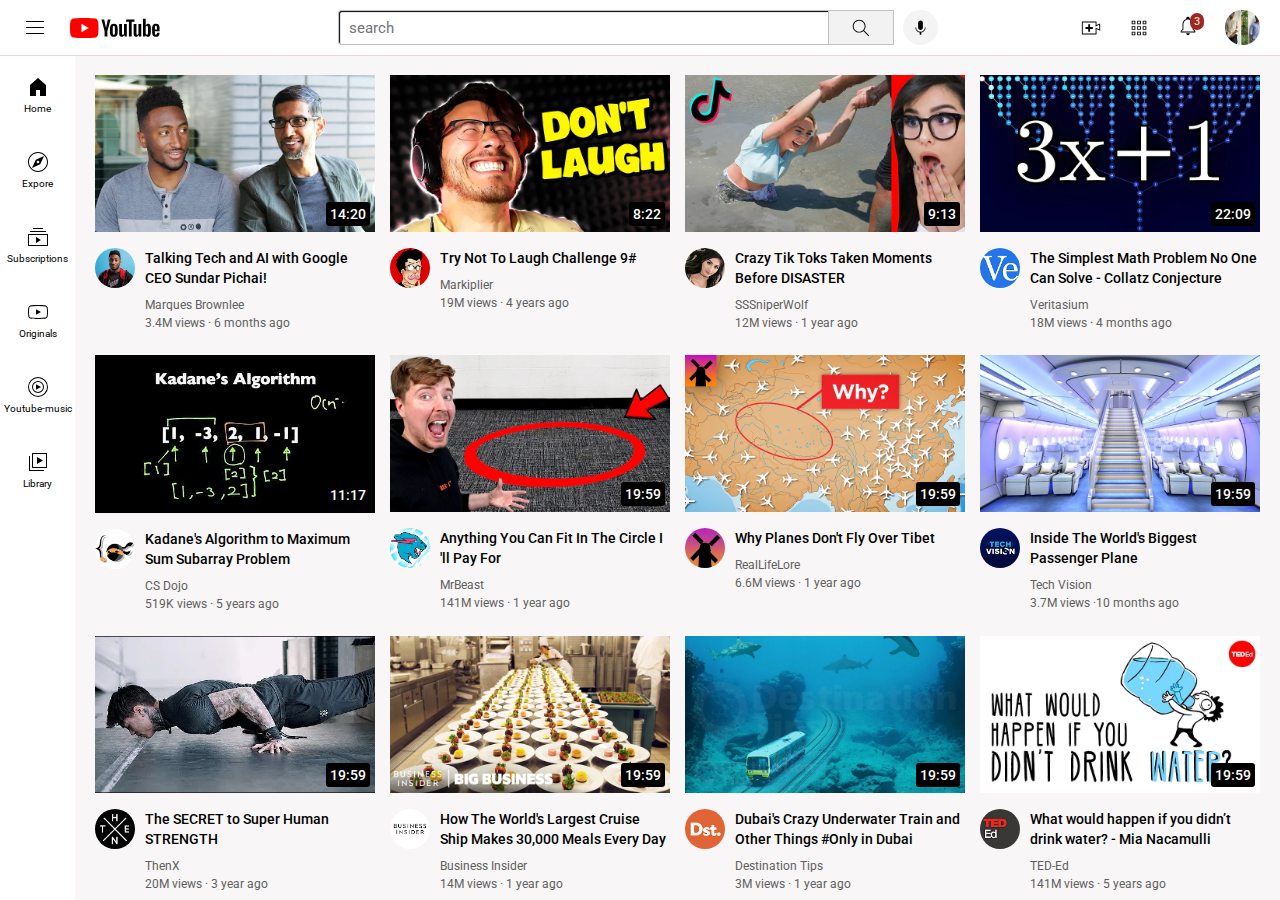
<file: index.html>
<!DOCTYPE html>
<html lang="en">
<head>
    <meta charset="UTF-8">
    <meta http-equiv="X-UA-Compatible" content="IE=edge">
    <meta name="viewport" content="width=device-width, initial-scale=1.0">
    <title>youtube.com</title>
    <link rel="preconnect" href="https://fonts.googleapis.com">
<link rel="preconnect" href="https://fonts.gstatic.com" crossorigin>
<link href="https://fonts.googleapis.com/css2?family=Roboto:wght@400;500;700&display=swap" rel="stylesheet">
<link rel="shortcut icon" type="image/png" href="sideicon\download.png">
<link rel="stylesheet" href="css\genaral.css">
<link rel="stylesheet" href="css\head.css">
<link rel="stylesheet" href="css\side.css">
<link rel="stylesheet" href="css\vedio.css">
    
    
      
      </head>
      <body>
        <div class="header">
          <div class="left-side">
            <img class="hamburg-icon" src="icon\hamburger-menu.svg">
            <img class="youtube-icon" src="icon\youtube-logo.svg">
          </div>
          <div class="middile"><input class="s-bar" type="text" placeholder="search">
          <button class="saerch-icon"> <img class="saerch-img" src="icon\search.svg" >
          <div class="hover-element">search</div></button>
          <button class="voice-icon"><img class="voice-img" src="icon\voice-search-icon.svg">
            <div class="hover-element">Search with your voice</div></button>
          
          </div>
          <div class="right-side">
            <div class="upload-icon">  <img class="upload-icon" src="icon\upload.svg" >
              <div class="hover-element">Create</div>
            </div>
          <div class="appllication-icon"> <img class="apps-icon" src="icon\youtube-apps.svg" >
            <div class="hover-element">Youtube-apps</div></div>
           
            <div class="notification-container">
              <img class="notification-icon" src="icon\notifications.svg">
              
            <div class="notification-num">3</div></div>
            <img class="user-img" src="icon\unnamed.jpg" >
          </div>       
        </div>

<div class="side">
  <div class="side-bar"><img src="sideicon\home.svg" >
  <div>Home</div></div>
  <div class="side-bar"><img src="sideicon\explore.svg" >
    <div>Expore</div></div>
  <div class="side-bar"><img src="sideicon\subscriptions.svg" >
    <div>Subscriptions</div></div>
  <div class="side-bar"><img src="sideicon\originals.svg" >
    <div>Originals</div></div>
  <div class="side-bar"><img src="sideicon\youtube-music.svg">
    <div>Youtube-music</div></div>
  <div class="side-bar"><img src="sideicon\library.svg" >
    <div>Library</div></div>
</div>
    <div class="vid-grid">
      <div class="video-preview">
        <div class="thambnail-raw">
          <img class="thambnail" src="thumbnail\thumbnail-1.webp">
        
        <div class="vid-time">14:20</div>
        </div>
        <div class="vid-info-grid">
          <div class="chanal-img">
            <img class="profile-pic" src="icon\channel-1.jpeg" alt="">
          </div>
          <div class="vid-detail">
            <p class="vid-title">
              Talking Tech and AI with Google CEO
          Sundar Pichai!</p>
              <p class="vid-auther">
               Marques Brownlee
                 </p>
                <p class="vid-stats">
                  3.4M views &#183; 6 months ago</p>
          </div>
          
      </div>
      </div>
       <div class="video-preview">
        <div class="thambnail-raw">
          <img class="thambnail" src="thumbnail\thumbnail-2.webp">
          <div class="vid-time">8:22</div>
        </div>
        <div class="vid-info-grid">
          <div class="chanal-img">
            <img class="profile-pic" src="icon\channel-2.jpeg" alt="">
          </div>
          <div class="vid-detail">
            <p class="vid-title">
              Try Not To Laugh Challenge 9#</p>
              <p class="vid-auther">
              
Markiplier
                 </p>
                <p class="vid-stats">
                  19M views &#183;  4 years ago</p>
          </div>
          
      </div>
      </div>
      <div class="video-preview">
        <div class="thambnail-raw">
          <img class="thambnail" src="thumbnail\thumbnail-3.webp">
          <div class="vid-time">9:13</div>
        </div>
        <div class="vid-info-grid">
          <div class="chanal-img">
            <img class="profile-pic" src="icon\channel-3.jpeg" alt="">
          </div>
          <div class="vid-detail">
            <p class="vid-title">
              Crazy Tik Toks Taken Moments Before DISASTER
</p>
              <p class="vid-auther">
                SSSniperWolf
                 </p>
                <p class="vid-stats">
                  12M views &#183; 1 year ago</p>
          </div>
          
      </div>
      </div>
       <div class="video-preview">
        <div class="thambnail-raw">
          <img class="thambnail" src="thumbnail\thumbnail-4.webp">
          <div class="vid-time">22:09</div>
        </div>
        <div class="vid-info-grid">
          <div class="chanal-img">
            <img class="profile-pic" src="icon\channel-4.jpeg" alt="">
          </div>
          <div class="vid-detail">
            <p class="vid-title">
              The Simplest Math Problem No One Can Solve - Collatz Conjecture

</p>
              <p class="vid-auther">
              
                Veritasium
                 </p>
                <p class="vid-stats">
                  18M views &#183;  4 months ago</p>
          </div>
          
      </div>
      </div>
      <div class="video-preview">
        <div class="thambnail-raw">
          <img class="thambnail" src="thumbnail\thumbnail-5.webp">
          <div class="vid-time">11:17</div>
        </div>
        <div class="vid-info-grid">
          <div class="chanal-img">
            <img class="profile-pic" src="icon\channel-5.jpeg" alt="">
          </div>
          <div class="vid-detail">
            <p class="vid-title">
         
Kadane's Algorithm to Maximum Sum Subarray Problem

</p>
              <p class="vid-auther">
                CS Dojo
                 </p>
                <p class="vid-stats">
                  519K views &#183; 5 years ago</p>
          </div>
          
      </div>
      </div>
       <div class="video-preview">
        <div class="thambnail-raw">
          <img class="thambnail" src="thumbnail\thumbnail-6.webp">
          <div class="vid-time">19:59</div>
        </div>
        <div class="vid-info-grid">
          <div class="chanal-img">
            <img class="profile-pic" src="icon\channel-6.jpeg" alt="">
          </div>
          <div class="vid-detail">
            <p class="vid-title">
            
Anything You Can Fit In The Circle I 	&#39;ll Pay For

</p>
              <p class="vid-auther">
              
                MrBeast
                 </p>
                <p class="vid-stats">
                  141M views &#183;  1 year ago</p>
          </div>
          
      </div>
      </div>

      <div class="video-preview">
        <div class="thambnail-raw">
          <img class="thambnail" src="thumbnail\thumbnail-7.webp">
          <div class="vid-time">19:59</div>
        </div>
        <div class="vid-info-grid">
          <div class="chanal-img">
            <img class="profile-pic" src="icon\channel-7.jpeg" alt="">
          </div>
          <div class="vid-detail">
            <p class="vid-title">
            
              Why Planes Don't Fly Over Tibet

              
              

</p>
              <p class="vid-auther">
              
          
                RealLifeLore
                 </p>
                <p class="vid-stats">
                  6.6M views &#183; 1 year ago</p>
          </div>
          
      </div>
      </div>

      <div class="video-preview">
        <div class="thambnail-raw">
          <img class="thambnail" src="thumbnail\thumbnail-8.webp">
          <div class="vid-time">19:59</div>
        </div>
        <div class="vid-info-grid">
          <div class="chanal-img">
            <img class="profile-pic" src="icon\channel-8.jpeg" alt="">
          </div>
          <div class="vid-detail">
            <p class="vid-title">
              Inside The World's Biggest Passenger Plane

</p>
              <p class="vid-auther">
              
                Tech Vision
                 </p>
                <p class="vid-stats">
                  3.7M views &#183;10 months ago</p>
          </div>
          
      </div>
      </div>
      
      <div class="video-preview">
        <div class="thambnail-raw">
          <img class="thambnail" src="thumbnail\thumbnail-9.webp">
          <div class="vid-time">19:59</div>
        </div>
        <div class="vid-info-grid">
          <div class="chanal-img">
            <img class="profile-pic" src="icon\channel-9.jpeg" alt="">
          </div>
          <div class="vid-detail">
            <p class="vid-title">
            

              The SECRET to Super Human STRENGTH

            
              
            

</p>
              <p class="vid-auther">
                ThenX
                 </p>
                <p class="vid-stats">
                  20M views &#183;   3 year ago</p>
          </div>
          
      </div>
      </div>
      
      <div class="video-preview">
        <div class="thambnail-raw">
          <img class="thambnail" src="thumbnail\thumbnail-10.webp">
          <div class="vid-time">19:59</div>
        </div>
        <div class="vid-info-grid">
          <div class="chanal-img">
            <img class="profile-pic" src="icon\channel-10.jpeg" alt="">
          </div>
          <div class="vid-detail">
            <p class="vid-title">
              How The World's Largest Cruise Ship Makes 30,000 Meals Every Day

</p>
              <p class="vid-auther">
              
                Business Insider
                 </p>
                <p class="vid-stats">
                  14M views &#183;  1 year ago</p>
          </div>
          
      </div>
      </div>
      
      <div class="video-preview">
        <div class="thambnail-raw">
          <img class="thambnail" src="thumbnail\thumbnail-11.webp">
          <div class="vid-time">19:59</div>
        </div>
        <div class="vid-info-grid">
          <div class="chanal-img">
            <img class="profile-pic" src="icon\channel-11.jpeg" alt="">
          </div>
          <div class="vid-detail">
            <p class="vid-title">
            
              Dubai's Crazy Underwater Train and Other Things #Only in Dubai

</p>
              <p class="vid-auther">
                Destination Tips
                 </p>
                <p class="vid-stats">
                  3M views &#183;  1 year ago</p>
          </div>
          
      </div>
      </div>
      
      <div class="video-preview">
        <div class="thambnail-raw">
          <img class="thambnail" src="thumbnail\thumbnail-12.webp">
          <div class="vid-time">19:59</div>
        </div>
        <div class="vid-info-grid">
          <div class="chanal-img">
            <img class="profile-pic" src="icon\channel-12.jpeg" alt="">
          </div>
          <div class="vid-detail">
            <p class="vid-title">
            

              What would happen if you didn’t drink water? - Mia Nacamulli

</p>
              <p class="vid-auther">
              
                TED-Ed
                 </p>
                <p class="vid-stats">
                  141M views &#183;  5 years ago</p>
          </div>
          
      </div>
      </div>
    </div>
          </body>
</file>
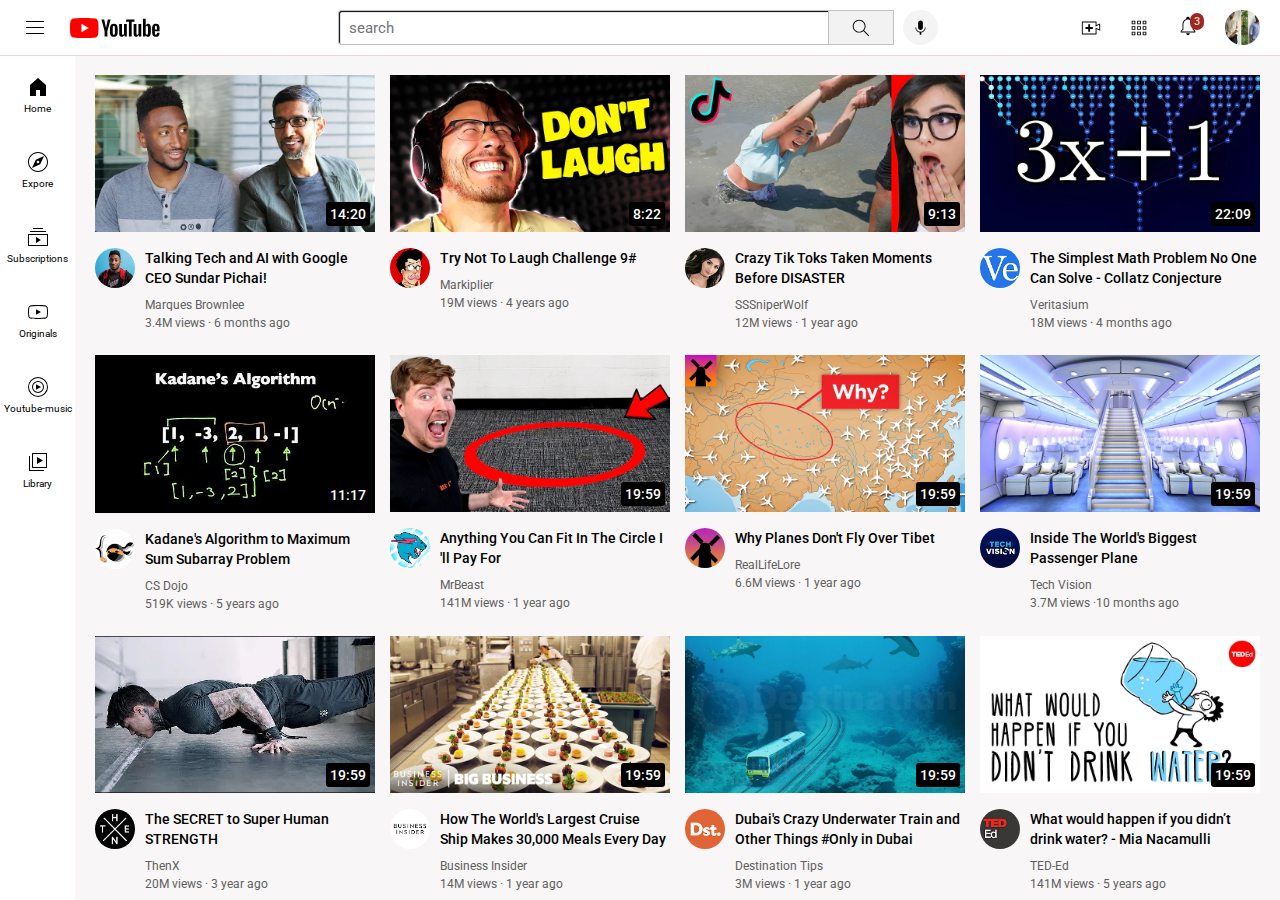
<file: youtube.html>
<!DOCTYPE html>
<html lang="en">
<head>
    <meta charset="UTF-8">
    <meta http-equiv="X-UA-Compatible" content="IE=edge">
    <meta name="viewport" content="width=device-width, initial-scale=1.0">
    <title>youtube.com</title>
    <link rel="preconnect" href="https://fonts.googleapis.com">
<link rel="preconnect" href="https://fonts.gstatic.com" crossorigin>
<link href="https://fonts.googleapis.com/css2?family=Roboto:wght@400;500;700&display=swap" rel="stylesheet">
<link rel="shortcut icon" type="image/png" href="sideicon\download.png">
<link rel="stylesheet" href="css\genaral.css">
<link rel="stylesheet" href="css\head.css">
<link rel="stylesheet" href="css\side.css">
<link rel="stylesheet" href="css\vedio.css">
    
    
      
      </head>
      <body>
        <div class="header">
          <div class="left-side">
            <img class="hamburg-icon" src="icon\hamburger-menu.svg">
            <img class="youtube-icon" src="icon\youtube-logo.svg">
          </div>
          <div class="middile"><input class="s-bar" type="text" placeholder="search">
          <button class="saerch-icon"> <img class="saerch-img" src="icon\search.svg" >
          <div class="hover-element">search</div></button>
          <button class="voice-icon"><img class="voice-img" src="icon\voice-search-icon.svg">
            <div class="hover-element">Search with your voice</div></button>
          
          </div>
          <div class="right-side">
            <div class="upload-icon">  <img class="upload-icon" src="icon\upload.svg" >
              <div class="hover-element">Create</div>
            </div>
          <div class="appllication-icon"> <img class="apps-icon" src="icon\youtube-apps.svg" >
            <div class="hover-element">Youtube-apps</div></div>
           
            <div class="notification-container">
              <img class="notification-icon" src="icon\notifications.svg">
              
            <div class="notification-num">3</div></div>
            <img class="user-img" src="icon\unnamed.jpg" >
          </div>       
        </div>

<div class="side">
  <div class="side-bar"><img src="sideicon\home.svg" >
  <div>Home</div></div>
  <div class="side-bar"><img src="sideicon\explore.svg" >
    <div>Expore</div></div>
  <div class="side-bar"><img src="sideicon\subscriptions.svg" >
    <div>Subscriptions</div></div>
  <div class="side-bar"><img src="sideicon\originals.svg" >
    <div>Originals</div></div>
  <div class="side-bar"><img src="sideicon\youtube-music.svg">
    <div>Youtube-music</div></div>
  <div class="side-bar"><img src="sideicon\library.svg" >
    <div>Library</div></div>
</div>
    <div class="vid-grid">
      <div class="video-preview">
        <div class="thambnail-raw">
          <img class="thambnail" src="thumbnail\thumbnail-1.webp">
        
        <div class="vid-time">14:20</div>
        </div>
        <div class="vid-info-grid">
          <div class="chanal-img">
            <img class="profile-pic" src="icon\channel-1.jpeg" alt="">
          </div>
          <div class="vid-detail">
            <p class="vid-title">
              Talking Tech and AI with Google CEO
          Sundar Pichai!</p>
              <p class="vid-auther">
               Marques Brownlee
                 </p>
                <p class="vid-stats">
                  3.4M views &#183; 6 months ago</p>
          </div>
          
      </div>
      </div>
       <div class="video-preview">
        <div class="thambnail-raw">
          <img class="thambnail" src="thumbnail\thumbnail-2.webp">
          <div class="vid-time">8:22</div>
        </div>
        <div class="vid-info-grid">
          <div class="chanal-img">
            <img class="profile-pic" src="icon\channel-2.jpeg" alt="">
          </div>
          <div class="vid-detail">
            <p class="vid-title">
              Try Not To Laugh Challenge 9#</p>
              <p class="vid-auther">
              
Markiplier
                 </p>
                <p class="vid-stats">
                  19M views &#183;  4 years ago</p>
          </div>
          
      </div>
      </div>
      <div class="video-preview">
        <div class="thambnail-raw">
          <img class="thambnail" src="thumbnail\thumbnail-3.webp">
          <div class="vid-time">9:13</div>
        </div>
        <div class="vid-info-grid">
          <div class="chanal-img">
            <img class="profile-pic" src="icon\channel-3.jpeg" alt="">
          </div>
          <div class="vid-detail">
            <p class="vid-title">
              Crazy Tik Toks Taken Moments Before DISASTER
</p>
              <p class="vid-auther">
                SSSniperWolf
                 </p>
                <p class="vid-stats">
                  12M views &#183; 1 year ago</p>
          </div>
          
      </div>
      </div>
       <div class="video-preview">
        <div class="thambnail-raw">
          <img class="thambnail" src="thumbnail\thumbnail-4.webp">
          <div class="vid-time">22:09</div>
        </div>
        <div class="vid-info-grid">
          <div class="chanal-img">
            <img class="profile-pic" src="icon\channel-4.jpeg" alt="">
          </div>
          <div class="vid-detail">
            <p class="vid-title">
              The Simplest Math Problem No One Can Solve - Collatz Conjecture

</p>
              <p class="vid-auther">
              
                Veritasium
                 </p>
                <p class="vid-stats">
                  18M views &#183;  4 months ago</p>
          </div>
          
      </div>
      </div>
      <div class="video-preview">
        <div class="thambnail-raw">
          <img class="thambnail" src="thumbnail\thumbnail-5.webp">
          <div class="vid-time">11:17</div>
        </div>
        <div class="vid-info-grid">
          <div class="chanal-img">
            <img class="profile-pic" src="icon\channel-5.jpeg" alt="">
          </div>
          <div class="vid-detail">
            <p class="vid-title">
         
Kadane's Algorithm to Maximum Sum Subarray Problem

</p>
              <p class="vid-auther">
                CS Dojo
                 </p>
                <p class="vid-stats">
                  519K views &#183; 5 years ago</p>
          </div>
          
      </div>
      </div>
       <div class="video-preview">
        <div class="thambnail-raw">
          <img class="thambnail" src="thumbnail\thumbnail-6.webp">
          <div class="vid-time">19:59</div>
        </div>
        <div class="vid-info-grid">
          <div class="chanal-img">
            <img class="profile-pic" src="icon\channel-6.jpeg" alt="">
          </div>
          <div class="vid-detail">
            <p class="vid-title">
            
Anything You Can Fit In The Circle I 	&#39;ll Pay For

</p>
              <p class="vid-auther">
              
                MrBeast
                 </p>
                <p class="vid-stats">
                  141M views &#183;  1 year ago</p>
          </div>
          
      </div>
      </div>

      <div class="video-preview">
        <div class="thambnail-raw">
          <img class="thambnail" src="thumbnail\thumbnail-7.webp">
          <div class="vid-time">19:59</div>
        </div>
        <div class="vid-info-grid">
          <div class="chanal-img">
            <img class="profile-pic" src="icon\channel-7.jpeg" alt="">
          </div>
          <div class="vid-detail">
            <p class="vid-title">
            
              Why Planes Don't Fly Over Tibet

              
              

</p>
              <p class="vid-auther">
              
          
                RealLifeLore
                 </p>
                <p class="vid-stats">
                  6.6M views &#183; 1 year ago</p>
          </div>
          
      </div>
      </div>

      <div class="video-preview">
        <div class="thambnail-raw">
          <img class="thambnail" src="thumbnail\thumbnail-8.webp">
          <div class="vid-time">19:59</div>
        </div>
        <div class="vid-info-grid">
          <div class="chanal-img">
            <img class="profile-pic" src="icon\channel-8.jpeg" alt="">
          </div>
          <div class="vid-detail">
            <p class="vid-title">
              Inside The World's Biggest Passenger Plane

</p>
              <p class="vid-auther">
              
                Tech Vision
                 </p>
                <p class="vid-stats">
                  3.7M views &#183;10 months ago</p>
          </div>
          
      </div>
      </div>
      
      <div class="video-preview">
        <div class="thambnail-raw">
          <img class="thambnail" src="thumbnail\thumbnail-9.webp">
          <div class="vid-time">19:59</div>
        </div>
        <div class="vid-info-grid">
          <div class="chanal-img">
            <img class="profile-pic" src="icon\channel-9.jpeg" alt="">
          </div>
          <div class="vid-detail">
            <p class="vid-title">
            

              The SECRET to Super Human STRENGTH

            
              
            

</p>
              <p class="vid-auther">
                ThenX
                 </p>
                <p class="vid-stats">
                  20M views &#183;   3 year ago</p>
          </div>
          
      </div>
      </div>
      
      <div class="video-preview">
        <div class="thambnail-raw">
          <img class="thambnail" src="thumbnail\thumbnail-10.webp">
          <div class="vid-time">19:59</div>
        </div>
        <div class="vid-info-grid">
          <div class="chanal-img">
            <img class="profile-pic" src="icon\channel-10.jpeg" alt="">
          </div>
          <div class="vid-detail">
            <p class="vid-title">
              How The World's Largest Cruise Ship Makes 30,000 Meals Every Day

</p>
              <p class="vid-auther">
              
                Business Insider
                 </p>
                <p class="vid-stats">
                  14M views &#183;  1 year ago</p>
          </div>
          
      </div>
      </div>
      
      <div class="video-preview">
        <div class="thambnail-raw">
          <img class="thambnail" src="thumbnail\thumbnail-11.webp">
          <div class="vid-time">19:59</div>
        </div>
        <div class="vid-info-grid">
          <div class="chanal-img">
            <img class="profile-pic" src="icon\channel-11.jpeg" alt="">
          </div>
          <div class="vid-detail">
            <p class="vid-title">
            
              Dubai's Crazy Underwater Train and Other Things #Only in Dubai

</p>
              <p class="vid-auther">
                Destination Tips
                 </p>
                <p class="vid-stats">
                  3M views &#183;  1 year ago</p>
          </div>
          
      </div>
      </div>
      
      <div class="video-preview">
        <div class="thambnail-raw">
          <img class="thambnail" src="thumbnail\thumbnail-12.webp">
          <div class="vid-time">19:59</div>
        </div>
        <div class="vid-info-grid">
          <div class="chanal-img">
            <img class="profile-pic" src="icon\channel-12.jpeg" alt="">
          </div>
          <div class="vid-detail">
            <p class="vid-title">
            

              What would happen if you didn’t drink water? - Mia Nacamulli

</p>
              <p class="vid-auther">
              
                TED-Ed
                 </p>
                <p class="vid-stats">
                  141M views &#183;  5 years ago</p>
          </div>
          
      </div>
      </div>
    </div>
          </body>
</file>
